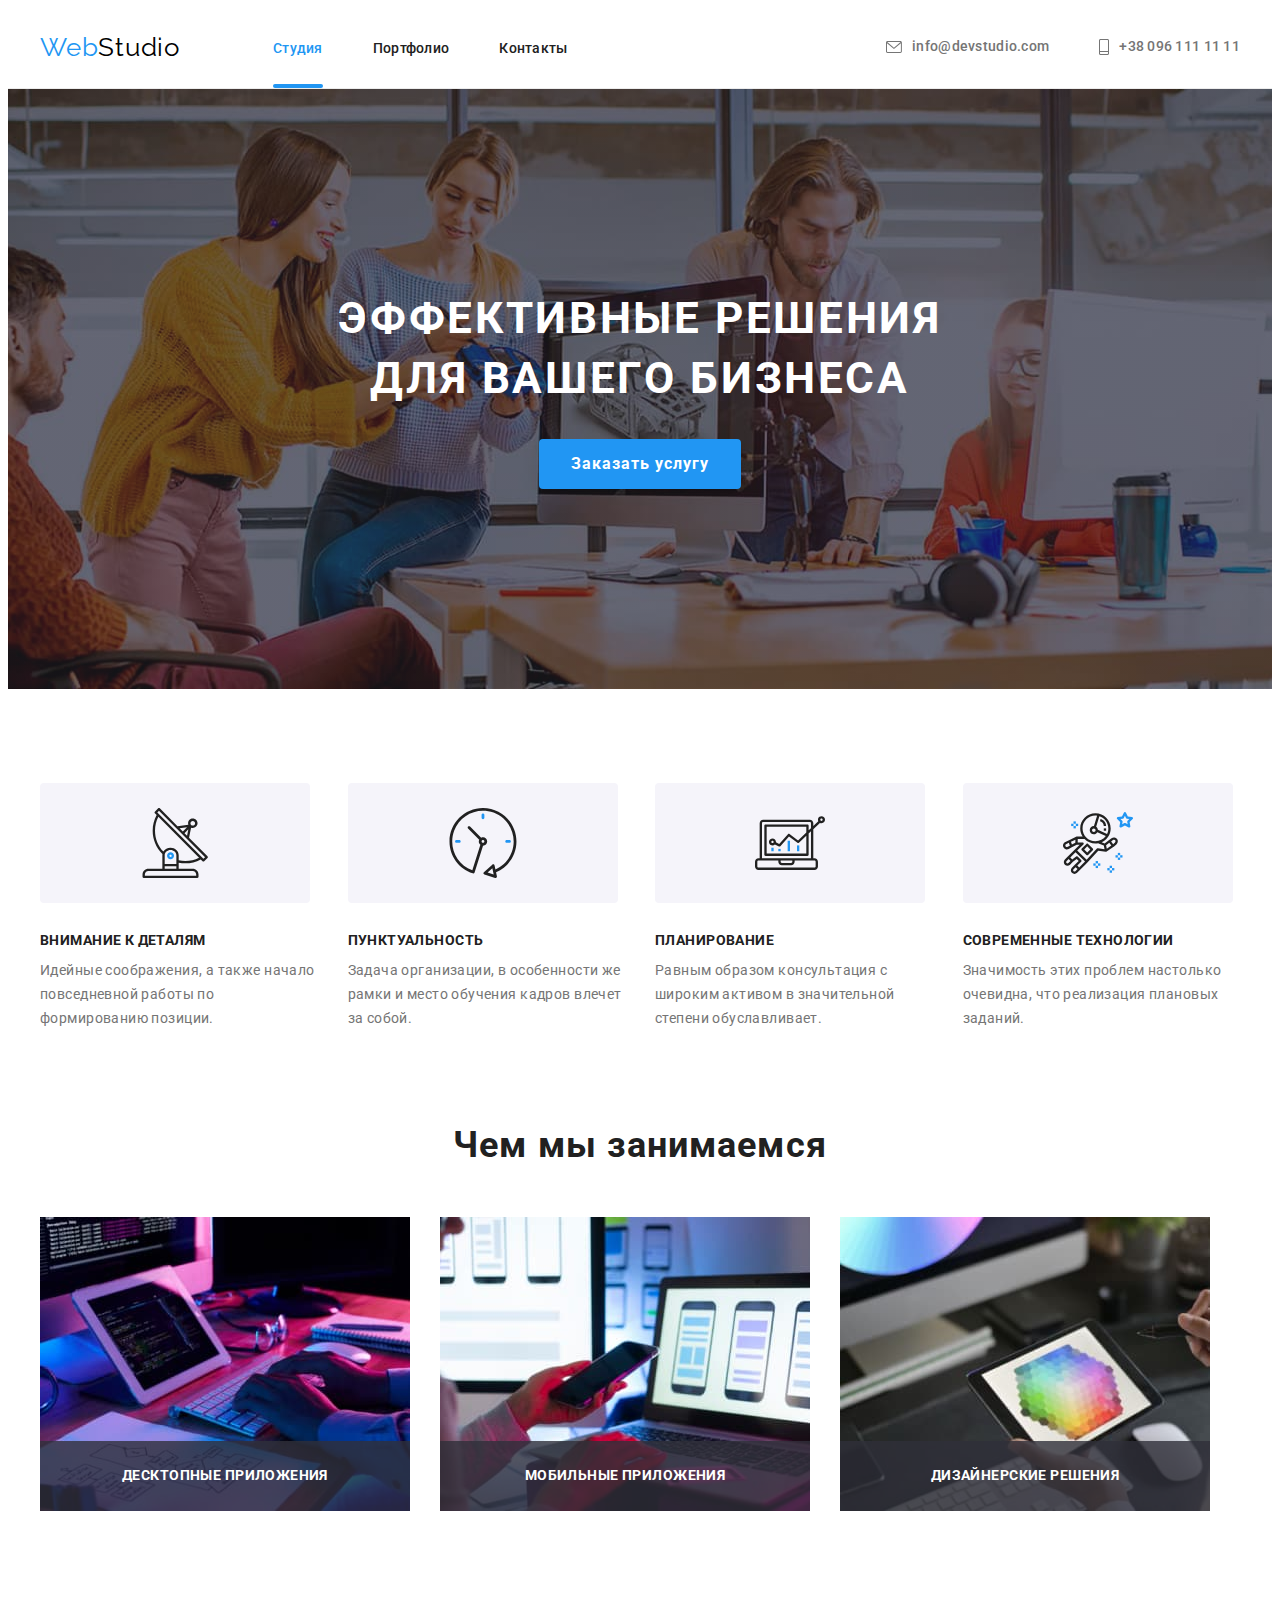
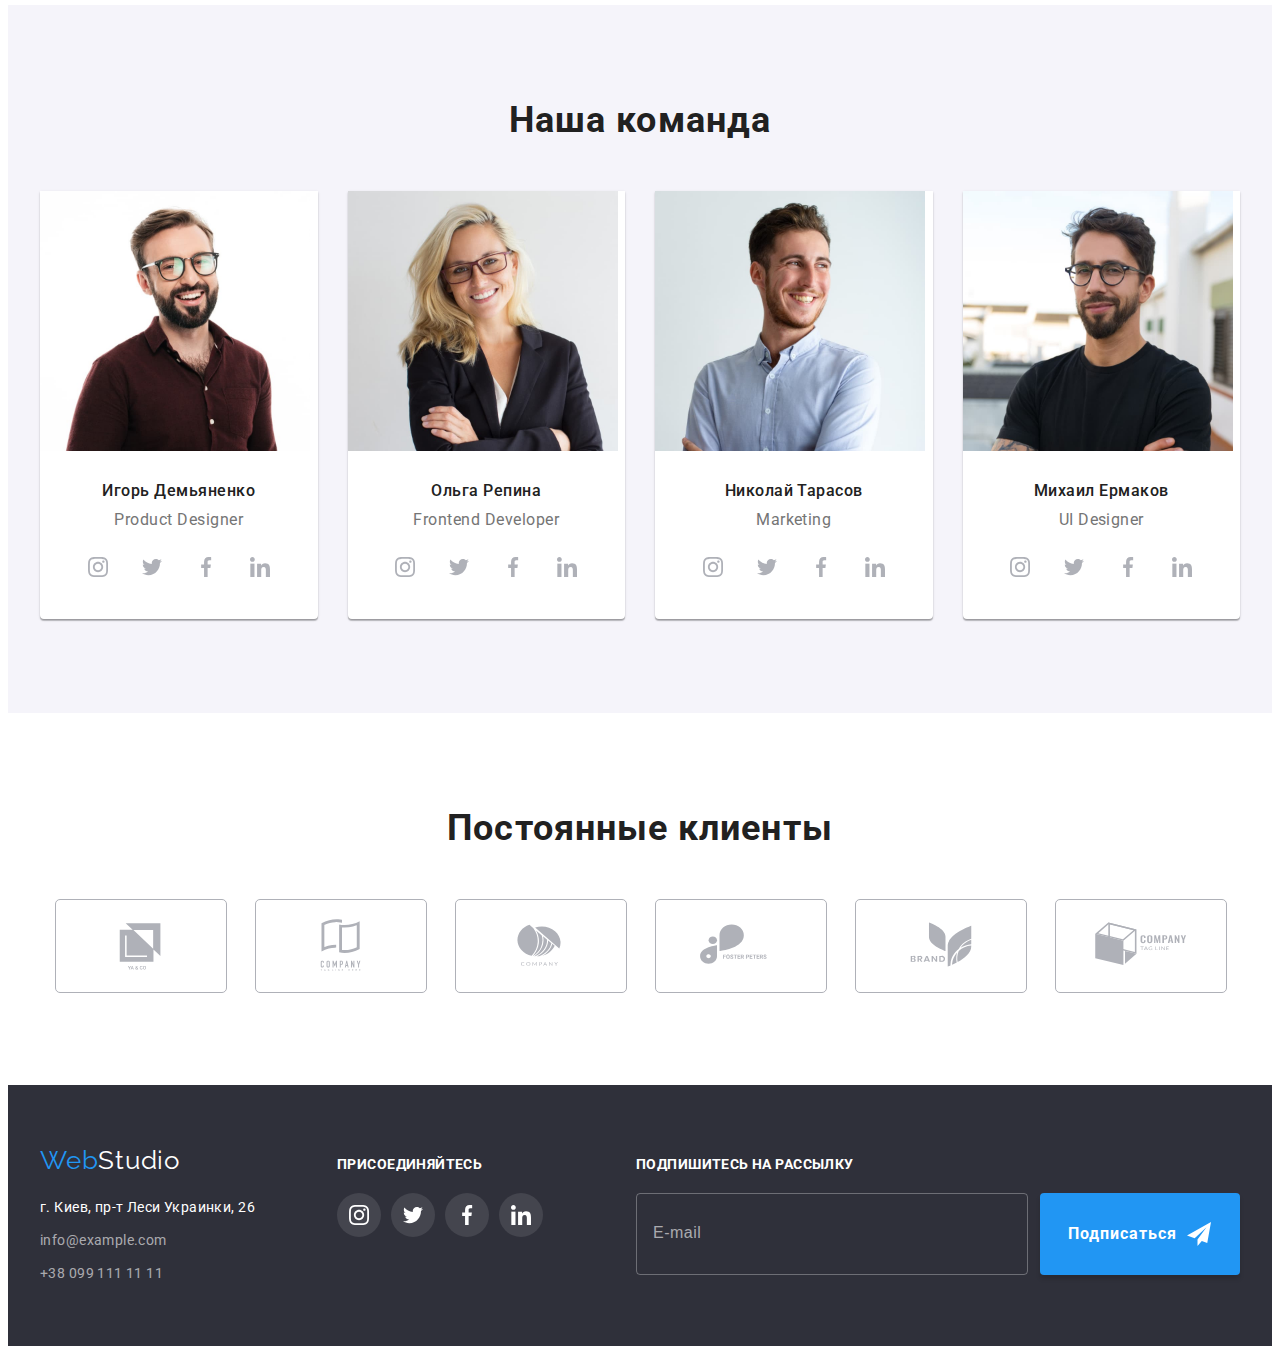
<file: index.html>
<!DOCTYPE html>
<html lang="ru">
<head>
    <meta charset="UTF-8">
    <meta http-equiv="X-UA-Compatible" content="IE=edge">
    <meta name="viewport" content="width=device-width, initial-scale=1.0">
    <title>Студия</title>
    <link rel="preconnect" href="https://fonts.googleapis.com">
    <link rel="preconnect" href="https://fonts.gstatic.com" crossorigin>
    <link href="https://fonts.googleapis.com/css2?family=Raleway:wght@700&family=Roboto:wght@400;500;700;900&display=swap"
        rel="stylesheet">
    <link rel="stylesheet" href="https://cdnjs.cloudflare.com/ajax/libs/modern-normalize/1.1.0/modern-normalize.min.css"
        integrity="sha512-wpPYUAdjBVSE4KJnH1VR1HeZfpl1ub8YT/NKx4PuQ5NmX2tKuGu6U/JRp5y+Y8XG2tV+wKQpNHVUX03MfMFn9Q=="
        crossorigin="anonymous" referrerpolicy="no-referrer" />
    <link rel="stylesheet" href="./css/styles.css">
</head>
<body class="body">
    <!-- HEADER -->
<header class="page-header">
    <div class="container page-header-container">
    <nav class="navigation">
        <a class="logo logo-header link" href="/" lang="en">Web<span class="logo-dark">Studio</span>    
        </a>
        <ul class="menu">
            <li class="menu-item" >
                <a class="menu-link link current" href="">Студия</a>
            </li>
            <li class="menu-item" >
                <a class="menu-link link" href="./portfolio.html">Портфолио</a>
            </li>
            <li class="menu-item" >
                <a class="menu-link link" href="">Контакты</a>
            </li> 
        </ul>
    </nav>
    <ul class="page-header-contacts">
            <li class="header-mail">
                <a class="page-header-mail link" href="mailto:info@devstudio.com">
                    <svg class="header-contacts-icon" width="16px" height="12px">
                    <use href="./images/sprite.svg#icon-envelope"></use>
                    </svg>  
                    info@devstudio.com
                </a>
            </li>
            <li class="header-tel">
                <a class="page-header-tel link" href="tel:+380961111111">
                   <svg class="header-contacts-icon" width="10px" height="16px">
                    <use href="./images/sprite.svg#icon-smartphone"></use>
                    </svg>
                    +38 096 111 11 11
                </a>
            </li>
    </ul>
        </div>
</header>
<main>
        <!-- HERO -->
<section class="hero">
    <div class="container">
        <h1 class="hero-title">Эффективные решения для вашего бизнеса</h1>
            <button class="modal-btn" type="button" data-modal-open>Заказать услугу</button>
    </div>
</section>
        <!-- FEATURES -->
<section class="section">
    <div class="container">
        <h2 class="Invisible-title visually-hidden">Особенности</h2>
    <ul class="features-list">
        <li class="features-list-item">
            <div class="features-icon-container">
                <svg class="features-icon">
                <use href="./images/sprite.svg#icon-antenna"></use>
                </svg>
            </div>
        <h3 class="features-list-item-title section-title">Внимание к деталям
        </h3>
            <p class="features-list-text">Идейные соображения, а также начало повседневной работы по формированию позиции.</p>
        </li>
        <li class="features-list-item">
            <div class="features-icon-container">
                <svg class="features-icon">
                <use href="./images/sprite.svg#icon-clock"></use>
                </svg>
            </div>
        <h3 class="features-list-item-title section-title">Пунктуальность</h3>
            <p class="features-list-text">Задача организации, в особенности же рамки и место обучения кадров влечет за собой.</p>
        </li>
        <li class="features-list-item">
            <div class="features-icon-container">
                <svg class="features-icon">
                <use href="./images/sprite.svg#icon-diagram"></use>
                </svg>
            </div>
        <h3 class="features-list-item-title section-title">Планирование</h3>
            <p class="features-list-text">Равным образом консультация с широким активом в значительной степени обуславливает.</p>
        </li>
        <li class="features-list-item">
            <div class="features-icon-container">
                <svg class="features-icon">
                <use href="./images/sprite.svg#icon-astronaut"></use>
                </svg>
            </div>
        <h3 class="features-list-item-title section-title">Современные технологии</h3>
            <p class="features-list-text">Значимость этих проблем настолько очевидна, что реализация плановых заданий.</p>
        </li>
    </ul>
</div>
</section> 
       <!-- ABOUT-->
<section class="about section">
    <div class="container">
    <h2 class="title">Чем мы занимаемся</h2>
    <ul class="about-list">
            <li class="about-list-item">
                <div class="about-list-img-wrapper">
                    <img class="about-list-img" src="./images/about/about-img-1.jpg" alt="Разработчик пишет код" width="370" height="290">
                    <h2 class="about-list-img-title">Десктопные приложения</h2>
                </div>
            </li>
            <li class="about-list-item">
                <div class="about-list-img-wrapper">
                    <img class="about-list-img" src="./images/about/about-img-2.jpg" alt="Разработчик работает над мобильным приложением" width="370" height="290">
                    <h2 class="about-list-img-title">Мобильные приложения</h2>
                </div>
            </li>
            <li class="about-list-item">
                <div class="about-list-img-wrapper">
                    <img class="about-list-img" src="./images/about/about-img-3.jpg" alt="Дизайнер подбирает цвета" width="370" height="290">
                    <h2 class="about-list-img-title">Дизайнерские решения</h2>
                </div>
            </li>
    </ul>
    </div>
</section>
       <!-- OUR TEAM -->
<section class="employees-section section">
    <div class="container">
        <h2 class="title">Наша команда</h2>
        <ul class="employees-list">
            <li class="employees-card">
                <img class="employees-photo" src="./images/our-team/igor-demyanenko-img-1.jpg"       alt="мужчина улыбается" width="270" height="260">
    <div class="employees-cards-content-wrapper">
        <h3 class="employees-name section-title">Игорь Демьяненко</h3>
            <p class="employees-position" lang="en">Product Designer</p>
        <ul class="social-list">
            <li class="social-list-item">
                <a href="" class="social-list-link link">
                <svg class="social-list-icon" width="20px" height="20px">
                <use href="./images/sprite.svg#icon-instagram"></use>
                </svg>
                </a>
            </li>
            <li class="social-list-item">
                <a href="" class="social-list-link link">
                <svg class="social-list-icon" width="20px" height="20px">
                <use href="./images/sprite.svg#icon-twitter"></use>
                </svg>
                </a>
            </li>
            <li class="social-list-item">
                <a href="" class="social-list-link link">
                <svg class="social-list-icon" width="20px" height="20px">
                <use href="./images/sprite.svg#icon-facebook"></use>
                </svg>
                </a>
            </li>
            <li class="social-list-item">
                <a href="" class="social-list-link link">
                <svg class="social-list-icon" width="20px" height="20px">
                <use href="./images/sprite.svg#icon-linkedin"></use>
                </svg>
                </a>
            </li>
        </ul>
        </div>
            </li>
            <li class="employees-card">
                <img class="employees-photo" src="./images/our-team/olga-repina-img-2.jpg" alt="женщина улыбается" width="270" height="260">
            <div class="employees-cards-content-wrapper">
                <h3 class="employees-name section-title">Ольга Репина</h3>
                <p class="employees-position" lang="en">Frontend Developer</p>
        <ul class="social-list">
            <li class="social-list-item">
                <a href="" class="social-list-link link">
                <svg class="social-list-icon" width="20px" height="20px">
                <use href="./images/sprite.svg#icon-instagram"></use>
                </svg>
                </a>
            </li>
            <li class="social-list-item">
                <a href="" class="social-list-link link">
                <svg class="social-list-icon" width="20px" height="20px">
                <use href="./images/sprite.svg#icon-twitter"></use>
                </svg>
                </a>
            </li>
            <li class="social-list-item">
                <a href="" class="social-list-link link">
                <svg class="social-list-icon" width="20px" height="20px">
                <use href="./images/sprite.svg#icon-facebook"></use>
                </svg>
                </a>
            </li>
            <li class="social-list-item">
                <a href="" class="social-list-link link">
                <svg class="social-list-icon" width="20px" height="20px">
                <use href="./images/sprite.svg#icon-linkedin"></use>
                </svg>
                </a>
            </li>
        </ul>
        </div>
            </li>
            <li class="employees-card">
                <img class="employees-photo" src="./images/our-team/nikolaj-tarasov-img-3.jpg" alt="мужчина улыбается" width="270" height="260">
        <div class="employees-cards-content-wrapper">
                <h3 class="employees-name section-title">Николай Тарасов</h3>
                <p class="employees-position" lang="en">Marketing</p>
        <ul class="social-list">
            <li class="social-list-item">
                <a href="" class="social-list-link link">
                <svg class="social-list-icon" width="20px" height="20px">
                <use href="./images/sprite.svg#icon-instagram"></use>
                </svg>
                </a>
            </li>
            <li class="social-list-item">
                <a href="" class="social-list-link link">
                <svg class="social-list-icon" width="20px" height="20px">
                <use href="./images/sprite.svg#icon-twitter"></use>
                </svg>
                </a>
            </li>
            <li class="social-list-item">
                <a href="" class="social-list-link link">
                <svg class="social-list-icon" width="20px" height="20px">
                <use href="./images/sprite.svg#icon-facebook"></use>
                </svg>
                </a>
            </li>
            <li class="social-list-item">
                <a href="" class="social-list-link link">
                <svg class="social-list-icon" width="20px" height="20px">
                <use href="./images/sprite.svg#icon-linkedin"></use>
                </svg>
                </a>
            </li>
        </ul>
        </div>
            </li>
            <li class="employees-card">
                <img class="employees-photo" src="./images/our-team/mihail-ermakov-img-4.jpg" alt="мужчина улыбается" width="270" height="260">
        <div class="employees-cards-content-wrapper">
                <h3 class="employees-name section-title">Михаил Ермаков</h3>
                <p class="employees-position" lang="en">UI Designer</p>
        <ul class="social-list">
            <li class="social-list-item">
                <a href="" class="social-list-link link">
                <svg class="social-list-icon" width="20px" height="20px">
                <use href="./images/sprite.svg#icon-instagram"></use>
                </svg>
                </a>
            </li>
            <li class="social-list-item">
                <a href="" class="social-list-link link">
                <svg class="social-list-icon" width="20px" height="20px">
                <use href="./images/sprite.svg#icon-twitter"></use>
                </svg>
                </a>
            </li>
            <li class="social-list-item">
                <a href="" class="social-list-link link">
                <svg class="social-list-icon" width="20px" height="20px">
                <use href="./images/sprite.svg#icon-facebook"></use>
                </svg>
                </a>
            </li>
            <li class="social-list-item">
                <a href="" class="social-list-link link">
                <svg class="social-list-icon" width="20px" height="20px">
                <use href="./images/sprite.svg#icon-linkedin"></use>
                </svg>
                </a>
            </li>
        </ul>
        </div>
    </li>
    </ul>
    </div>
</section>
<!-- PERMANENT CLIENTS -->
<section class="section">
        <div class="container">
            <h2 class="title">Постоянные клиенты</h2>
        <ul class="client-list">
            <li class="client-list-item">
                <a href="" class="client-list-link link">
                    <svg class="client-list-icon" width="106px" height="60px">
                        <use href="./images/sprite.svg#icon-first-client"></use>
                    </svg>
                </a>
            </li>
            <li class="client-list-item">
                <a href="" class="client-list-link link">
                    <svg class="client-list-icon" width="106px" height="60px">
                        <use href="./images/sprite.svg#icon-second-client"></use>
                    </svg>
                </a>
            </li>
            <li class="client-list-item">
                <a href="" class="client-list-link link">
                    <svg class="client-list-icon" width="106px" height="60px">
                        <use href="./images/sprite.svg#icon-third-client"></use>
                    </svg>
                </a>
            </li>
            <li class="client-list-item">
                <a href="" class="client-list-link link">
                    <svg class="client-list-icon" width="106px" height="60px">
                        <use href="./images/sprite.svg#icon-fourth-client"></use>
                    </svg>
                </a>
            </li>
            <li class="client-list-item">
                <a href="" class="client-list-link link">
                    <svg class="client-list-icon" width="106px" height="60px">
                        <use href="./images/sprite.svg#icon-fifth-client"></use>
                    </svg>
                </a>
            </li>
            <li class="client-list-item">
                <a href="" class="client-list-link link">
                    <svg class="client-list-icon" width="106px" height="60px">
                        <use href="./images/sprite.svg#icon-sixth-client"></use>
                    </svg>
                </a>
            </li>
        </ul>

    </div>
</section>

</main>
    <!-- FOOTER -->
<footer class="footer">
<div class="container footer-container">
        <div class="left-side">
        <a class="logo link footer-logo" href="/" lang="en">Web<span class="logo-light">Studio</span></a>
        <!-- CONTACT INFORMATION -->
<address class="contact-info">
        <ul class="contact-list">
            <li class="contact-list-item">
                <a class="contact-list-link link map" href="https://goo.gl/maps/mqFkWckFCeggj8cy6" target="_blank" rel="noopener noreferrer">г. Киев, пр-т Леси Украинки, 26</a> 
            </li>
            <li class="contact-list-item">
                <a class="contact-list-link link connection" href="mailto:info@example.com">info@example.com</a>
            </li>
            <li class="contact-list-item">
                <a class="contact-list-link link connection" href="tel:+380991111111">+38 099 111 11 11</a>
            </li>
        </ul>
</address>
        </div>
        <div class="right-side">
            <h2 class="footer-title">присоединяйтесь</h2>
        <ul class="footer-social-list">
            <li class="footer-social-list-item">
                <a href="" class="footer-social-list-link link">
                <svg class="footer-social-list-icon" width="20px" height="20px">
                <use href="./images/sprite.svg#icon-instagram"></use>
                </svg>
                </a>
            </li>
            <li class="footer-social-list-item">
                <a href="" class="footer-social-list-link link">
                <svg class="footer-social-list-icon" width="20px" height="20px">
                <use href="./images/sprite.svg#icon-twitter"></use>
                </svg>
                </a>
            </li>
            <li class="footer-social-list-item">
                <a href="" class="footer-social-list-link link">
                <svg class="footer-social-list-icon" width="20px" height="20px">
                <use href="./images/sprite.svg#icon-facebook"></use>
                </svg>
                </a>
            </li>
            <li class="footer-social-list-item">
                <a href="" class="footer-social-list-link link">
                <svg class="footer-social-list-icon" width="20px" height="20px">
                <use href="./images/sprite.svg#icon-linkedin"></use>
                </svg>
                </a>
            </li>
        </ul>
    </div>
        <div class="subscribe-form-wripper">
            <h2 class="subscribe-title">Подпишитесь на рассылку</h2>
        <form class="subscribe-form">
            <input class="subscribe-form-input"
            type="email"
            name="user_email"
            id="email"
            placeholder="E-mail">
            <button class="subscribe-modal-btn" type="submit">Подписаться
            <svg class="subscribe-form-icon" width="24px" height="24px">
            <use href="./images/sprite.svg#icon-icon-send"></use>
            </svg></button>
        </form>
        </div>
</div>
</footer>
<div class="backdrop is-hidden" data-modal>
    <div class="modal">
        <button type="button" class="modal-close-btn" data-modal-close>
            <svg class="modal-close-btn-icon" width="18px" height="18px">
            <use href="./images/sprite.svg#icon-close-btn"></use>
            </svg>
        </button>
        <form  class="contact-form">
            <p class="modal-form-text">Оставьте свои данные, мы вам перезвоним</p>
            <label class="contact-form-field">
                <span class="contact-form-field-key">Имя</span>
                <span class="contact-form-input-wrapper">
                <input class="contact-form-input" 
                type="text" 
                required 
                name="user_name"
                pattern="[a-zA-Z]*"
                title="Иван Иванов" >
                <svg class="contact-form-icon" width="18px" height="18px">
                    <use href="./images/sprite.svg#icon-person-black"></use>
                </svg>
                </span>
            </label>
            <label class="contact-form-field">
                <span class="contact-form-field-key">Телефон</span>
                <span class="contact-form-input-wrapper">
                <input class="contact-form-input"
                 type="tel" 
                 required 
                 name="user_phone_number" 
                 pattern="[0-9]{3}-[0-9]{3}-[0-9]{2}-[0-9]{2}"
                 title="xxx-xxx-xx-xx">
                <svg class="contact-form-icon" width="18px" height="18px">
                    <use href="./images/sprite.svg#icon-phone-black"></use>
                </svg>
               </span> 
            </label>
            <label class="contact-form-field">
                <span class="contact-form-field-key">Почта</span>
                <span class="contact-form-input-wrapper">
                <input class="contact-form-input" 
                type="email" 
                required 
                name="user_email">
                <svg class="contact-form-icon" width="18px" height="18px">
                    <use href="./images/sprite.svg#icon-email-black"></use>
                </svg>
                </span>
            </label>
            <label class="contact-form-field-comment">
                <span class="contact-form-field-key">Комментарий</span>
                <textarea class="contact-form-comment"
                placeholder="Введите текст"
                name="user_comment"
                ></textarea>
            </label>
            <input type="checkbox" 
            class="contact-form-checkbox visually-hidden" 
            id="checkbox-policy"
            name="user_policy">
            <label for="checkbox-policy" class="contact-form-checkbox-label checkbox-label-text">
                Соглашаюсь с рассылкой и принимаю&nbsp;<a href="" class="modal-form-link">Условия договора</a>
            </label>
            <button type="submit" class="contact-form-button">Отправить</button>
        </form>
    </div>
</div>
<script src="./js/modal.js"></script>
</body>
</html>
</file>
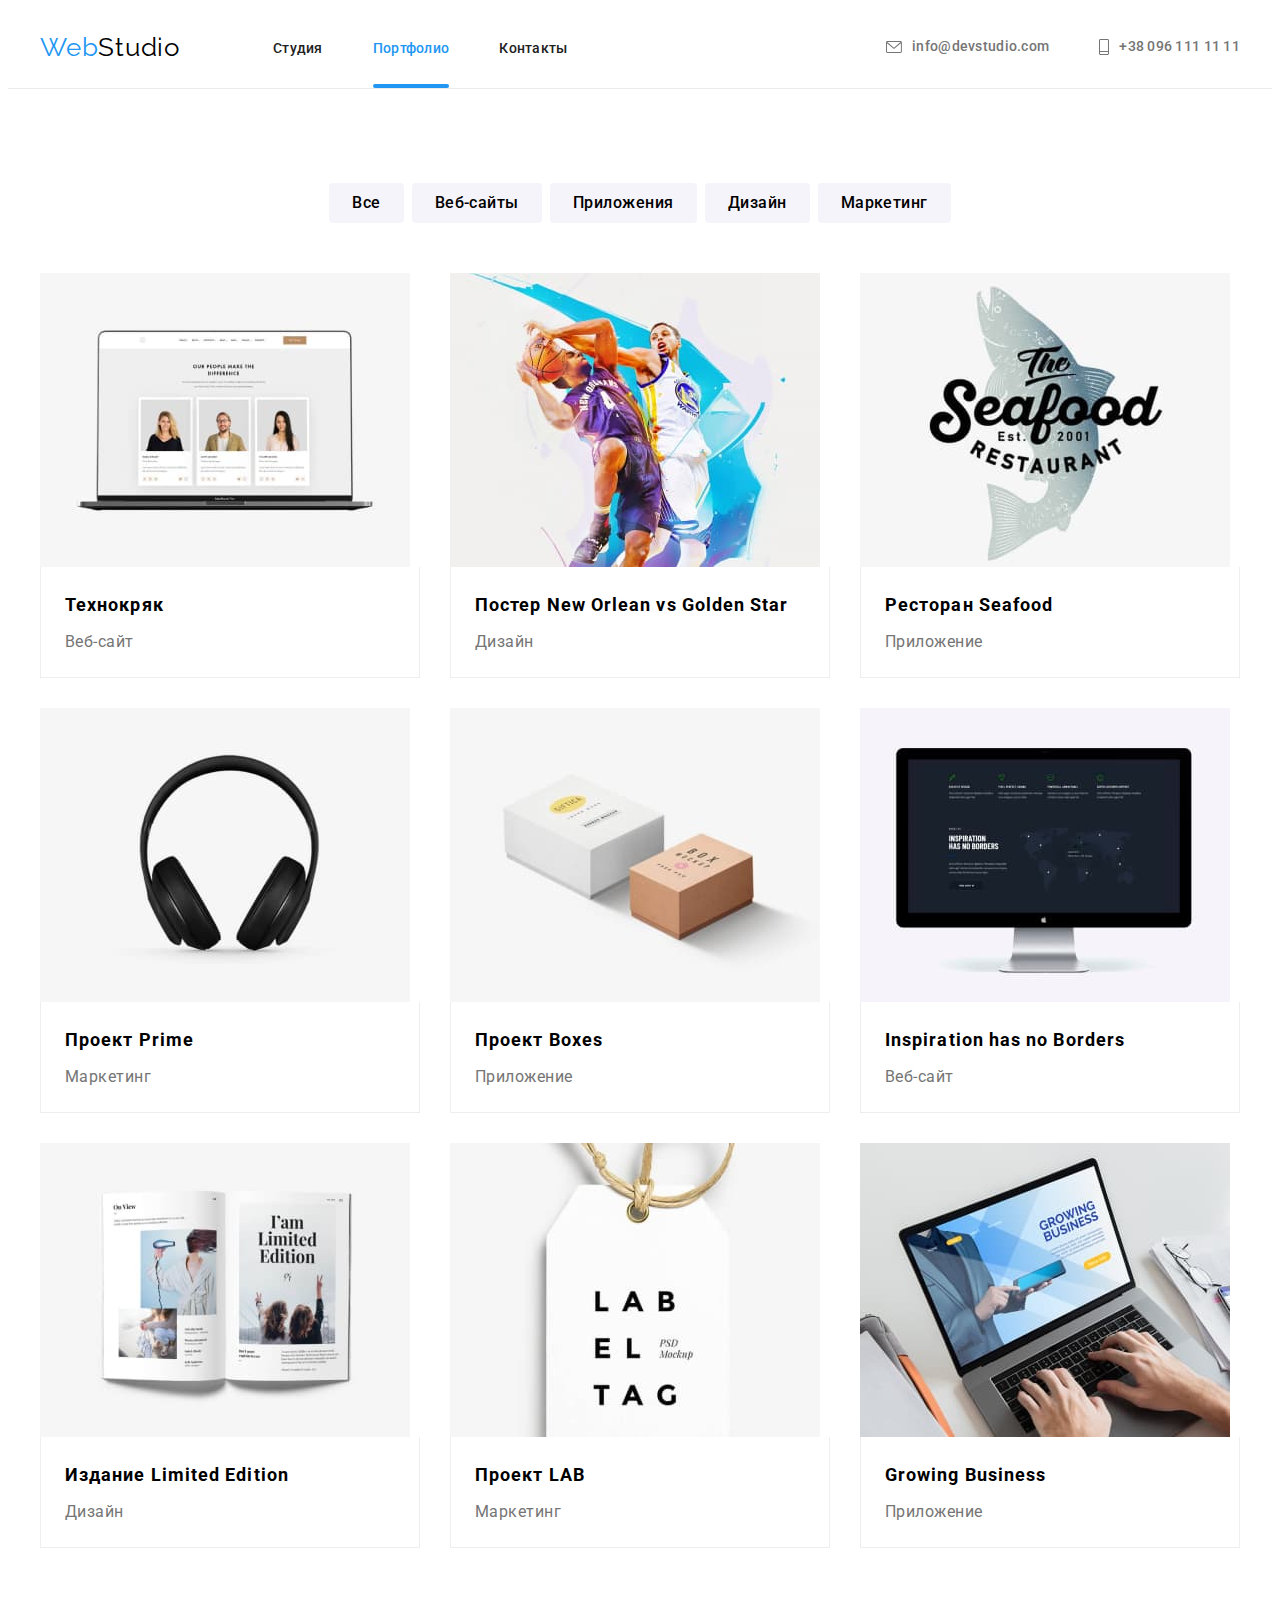
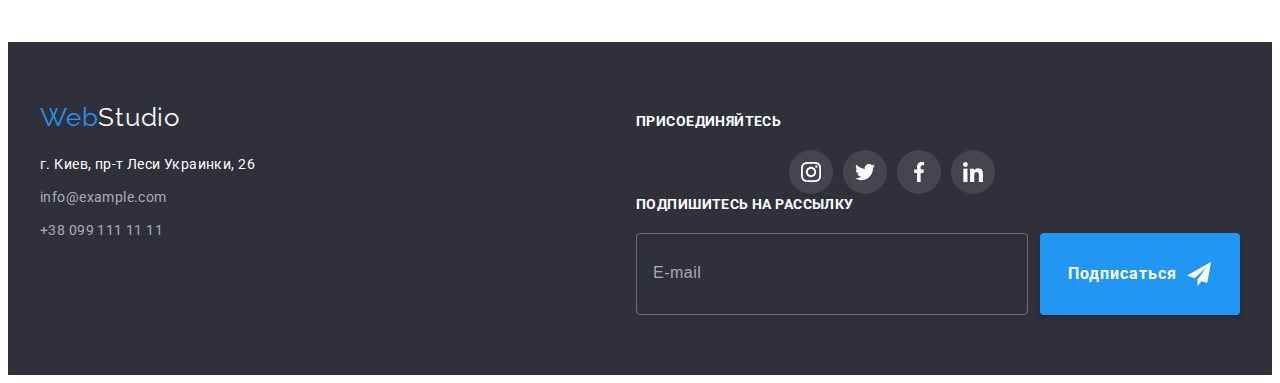
<file: portfolio.html>
<!DOCTYPE html>
<html lang="ru">

<head>
    <meta charset="UTF-8">
    <meta http-equiv="X-UA-Compatible" content="IE=edge">
    <meta name="viewport" content="width=device-width, initial-scale=1.0">
    <title>Портфолио</title>
    <link rel="preconnect" href="https://fonts.googleapis.com">
    <link rel="preconnect" href="https://fonts.gstatic.com" crossorigin>
    <link href="https://fonts.googleapis.com/css2?family=Raleway:wght@700&family=Roboto:wght@400;500;700;900&display=swap"
    rel="stylesheet">
    <link rel="stylesheet" href="https://cdnjs.cloudflare.com/ajax/libs/modern-normalize/1.1.0/modern-normalize.min.css"
        integrity="sha512-wpPYUAdjBVSE4KJnH1VR1HeZfpl1ub8YT/NKx4PuQ5NmX2tKuGu6U/JRp5y+Y8XG2tV+wKQpNHVUX03MfMFn9Q=="
        crossorigin="anonymous" referrerpolicy="no-referrer" />
    <link rel="stylesheet" href="./css/styles.css">
</head>
<body class="body">
    <!-- HEADER -->
<header class="page-header">
    <div class="container page-header-container">
    <nav class="navigation">
        <a class="logo link logo-header" href="/" lang="en">
                Web<span class="logo-dark">Studio</span></a>
        <ul class="menu">
            <li class="menu-item">
                <a class="menu-link link" href="./index.html">Студия</a>
            </li>
            <li class="menu-item">
                <a class="menu-link link current" href="./portfolio.html">Портфолио</a>
            </li>
            <li class="menu-item">
                <a class="menu-link link" href="">Контакты</a>
            </li>
        </ul>
    </nav>
        <ul class="page-header-contacts list">
            <li>
                <a class="page-header-mail link" href="mailto:info@devstudio.com">
                    <svg class="header-contacts-icon" width="16px" height="12px">
                    <use href="./images/sprite.svg#icon-envelope"></use>
                    </svg>
                info@devstudio.com
                </a>
            </li>
            <li class="header-tel">
                <a class="page-header-tel link" href="tel:+380961111111">
                    <svg class="header-contacts-icon" width="10px" height="16px">
                    <use href="./images/sprite.svg#icon-smartphone"></use>
                    </svg>   
                +38 096 111 11 11
                </a>
            </li>
        </ul>
    </div>
</header>
<main>
    <!-- PORTFOLIO -->
    <section class="section">
        <div class="container">
        <h1 class="Invisible-title visually-hidden">Портфолио</h1>
        <ul class="project-btn-list">
            <li class="project-list-item"> <button class="project-modal-btn" type="button">Все</button></li>
            <li class="project-list-item"> <button class="project-modal-btn" type="button">Веб-сайты</button></li>
            <li class="project-list-item"> <button class="project-modal-btn" type="button">Приложения</button></li>
            <li class="project-list-item"> <button class="project-modal-btn" type="button">Дизайн</button></li>
            <li class="project-list-item"> <button class="project-modal-btn" type="button">Маркетинг</button></li>
        </ul>
        <ul class="project-cards-list">
            <li class="cards-list-item">
            <a href="" class="project-cards-link link">
                <div class="project-img-wrapper">
                    <img class="project-img" src="./images/portfolio/technocrack-web.jpg" alt="Ноутбук с веб-сайтом" width="370" height="290" >
                    <p class="project-cards-list-overlay">Ресурс предлагает комплексные предложения с разным уровнем функционала и сервисов. Все это позволит посетителю получить
                    исчерпывающие сведения о компании или частном лице.</p>
                </div>
            <div class="project-cards-content-wrapper">
                <h2 class="project-title">Технокряк</h2>
                <p class="project-text">Веб-сайт</p>
            </div>
            </a>
            </li>
            <li class="cards-list-item">
            <a href="" class="project-cards-link link">
                <div class="project-img-wrapper">
                    <img class="project-img" src="./images/portfolio/poster-new-orlean.jpg" alt="Постер" width="370" height="290" >
                    <p class="project-cards-list-overlay">Ресурс предлагает комплексные предложения с разным уровнем функционала и сервисов. Все это позволит посетителю получить исчерпывающие сведения о компании или частном лице.</p>
                </div>
            <div class="project-cards-content-wrapper">
                <h2 class="project-title">Постер <span lang="en">New Orlean vs Golden Star</span></h2>
                <p class="project-text">Дизайн</p>
            </div>
            </a>
            </li>
            <li class="cards-list-item">
                <a href="" class="project-cards-link link">
                <div class="project-img-wrapper">
                    <img class="project-img" src="./images/portfolio/seafood.jpg" alt="Название ресторана" width="370" height="290" >
                    <p class="project-cards-list-overlay">Ресурс предлагает комплексные предложения с разным уровнем функционала и сервисов. Все это позволит посетителю получить исчерпывающие сведения о компании или частном лице.</p>
                </div>
            <div class="project-cards-content-wrapper">
                <h2 class="project-title">Ресторан <span lang="en">Seafood</span></h2>
                <p class="project-text">Приложение</p>
            </div>
            </a>
            </li>
            <li class="cards-list-item">
                <a href="" class="project-cards-link link">
                <div class="project-img-wrapper">
                    <img class="project-img" src="./images/portfolio/project-prime.jpg" alt="Наушники" width="370" height="290" >
                    <p class="project-cards-list-overlay">Ресурс предлагает комплексные предложения с разным уровнем функционала и сервисов. Все это позволит посетителю получить исчерпывающие сведения о компании или частном лице.</p>
                </div>
            <div class="project-cards-content-wrapper">
                <h2 class="project-title">Проект <span lang="en">Prime</span></h2>
                <p class="project-text">Маркетинг</p>
            </div>
            </a>
            </li>
            <li class="cards-list-item">
                <a href="" class="project-cards-link link">
                <div class="project-img-wrapper">
                    <img class="project-img" src="./images/portfolio/project-boxes.jpg" alt="Две коробки" width="370" height="290" >
                    <p class="project-cards-list-overlay">Ресурс предлагает комплексные предложения с разным уровнем функционала и сервисов. Все это позволит посетителю получить исчерпывающие сведения о компании или частном лице.</p>
                </div>
            <div class="project-cards-content-wrapper">
                <h2 class="project-title">Проект <span lang="en">Boxes</span></h2>
                <p class="project-text">Приложение</p>
            </div>
            </a>
            </li>
            <li class="cards-list-item">
                <a href="" class="project-cards-link link">
                <div class="project-img-wrapper">
                    <img class="project-img" src="./images/portfolio/inspiration-web.jpg" alt="Монитор" width="370" height="290" >
                    <p class="project-cards-list-overlay">Ресурс предлагает комплексные предложения с разным уровнем функционала и сервисов. Все это позволит посетителю получить исчерпывающие сведения о компании или частном лице.</p>
                </div>
            <div class="project-cards-content-wrapper">
                <h2 class="project-title" lang="en">Inspiration has no Borders</h2>
                <p class="project-text">Веб-сайт</p>
            </div>
            </a>
            </li>
            <li class="cards-list-item">
                <a href="" class="project-cards-link link">
                <div class="project-img-wrapper">
                    <img class="project-img" src="./images/portfolio/limited-edition.jpg" alt="Открытая книга" width="370" height="290" >
                    <p class="project-cards-list-overlay">Ресурс предлагает комплексные предложения с разным уровнем функционала и сервисов. Все это позволит посетителю получить исчерпывающие сведения о компании или частном лице.</p>
                </div>
            <div class="project-cards-content-wrapper">
                <h2 class="project-title">Издание <span lang="en">Limited Edition</span></h2>
                <p class="project-text">Дизайн</p>
            </div>
            </a>
            </li>
            <li class="cards-list-item">
                <a href="" class="project-cards-link link">
                <div class="project-img-wrapper">
                    <img class="project-img" src="./images/portfolio/project-lab.jpg" alt="Бирка" width="370" height="290" >
                    <p class="project-cards-list-overlay">Ресурс предлагает комплексные предложения с разным уровнем функционала и сервисов. Все это позволит посетителю получить исчерпывающие сведения о компании или частном лице.</p>
                </div>
            <div class="project-cards-content-wrapper">
                <h2 class="project-title">Проект <span lang="en">LAB</span></h2>
                <p class="project-text">Маркетинг</p>
            </div>
            </a>
            </li>
            <li class="cards-list-item">
                <a href="" class="project-cards-link link">
                <div class="project-img-wrapper">
                    <img class="project-img" src="./images/portfolio/growing-bisness-app.jpg" alt="Печатает на ноутбуке" width="370" height="290" >
                    <p class="project-cards-list-overlay">Ресурс предлагает комплексные предложения с разным уровнем функционала и сервисов. Все это позволит посетителю получить исчерпывающие сведения о компании или частном лице.</p>
                </div>
            <div class="project-cards-content-wrapper">
                <h2 class="project-title" lang="en">Growing Business</h2>
                <p class="project-text">Приложение</p>
            </div>
            </a>
            </li>
        </ul>
    </div>
</section>
</main>
    <!-- FOOTER -->
<footer class="footer">
    <div class="container footer-container">
        <div class="left-side">
        <a class="logo link footer-logo " href="/" lang="en">Web<span class="logo-light">Studio</span></a>
            <!-- CONTACT INFORMATION -->
<address class="contact-info">
        <ul class="contact-list">
            <li class="contact-list-item"> 
                <a class="contact-list-link link map" href="https://goo.gl/maps/mqFkWckFCeggj8cy6" target="_blank" rel="noopener noreferrer">г. Киев,
                        пр-т
                        Леси Украинки, 26</a>
            </li>
            <li class="contact-list-item">
                <a  class="contact-list-link link connection" href="mailto:info@example.com">info@example.com</a>
            </li>
            <li class="contact-list-item">
                <a  class="contact-list-link link connection" href="tel:+380991111111">+38 099 111 11 11</a>
            </li>
        </ul>
</address>
        </div>
        <div class="footer-social-wrapper">
        <div class="right-side">
            <h2 class="footer-title">присоединяйтесь</h2>
        <ul class="footer-social-list">
            <li class="footer-social-list-item">
                <a href="" class="footer-social-list-link">
                <svg class="footer-social-list-icon" width="20px" height="20px">
                <use href="./images/sprite.svg#icon-instagram"></use>
                </svg>
                </a>
            </li>
            <li class="footer-social-list-item">
                <a href="" class="footer-social-list-link">
                <svg class="footer-social-list-icon" width="20px" height="20px">
                <use href="./images/sprite.svg#icon-twitter"></use>
                </svg>
                </a>
            </li>
            <li class="footer-social-list-item">
                <a href="" class="footer-social-list-link">
                <svg class="footer-social-list-icon" width="20px" height="20px">
                <use href="./images/sprite.svg#icon-facebook"></use>
                </svg>
                </a>
            </li>
            <li class="footer-social-list-item">
                <a href="" class="footer-social-list-link">
                <svg class="footer-social-list-icon" width="20px" height="20px">
                <use href="./images/sprite.svg#icon-linkedin"></use>
                </svg>
                </a>
            </li>
        </ul>
        </div>
        <div class="subscribe-form-wripper">
                <h2 class="subscribe-title">Подпишитесь на рассылку</h2>
                <form class="subscribe-form">
                <input class="subscribe-form-input" type="email" name="user_email" id="email" placeholder="E-mail">
                <button class="subscribe-modal-btn" type="submit">Подписаться
                <svg class="subscribe-form-icon" width="24px" height="24px">
                    <use href="./images/sprite.svg#icon-icon-send"></use>
                </svg>
                </button>
            </form>
        </div>
</div>
</div>
</footer>
</body>
</html>
</file>
<file: css/styles.css>
:root{
    --primary-font-family:'Roboto', sans-serif;
    --secondary-font-family:'Raleway', sans-serif;
    --accent-color: #2196F3;
    --primary-text-color: #212121;
    --secondary-text-color: #757575;
    --background-modal-btn-color: #188CE8;
    --background-dark-color: #2F303A;
    --auxiliary-light-color: #FFFFFF;
    --auxiliary-dark-color: #000000;
    --social-icon-color:#AFB1B8;
    --cubic-bezier:cubic-bezier(0.4, 0, 0.2, 1);
}

/*======= COMPONENTS======= */
h1,h2,h3,p{
    margin-top: 0;
    margin-bottom: 0;
}

ul,ol{
    margin-top: 0;
    margin-bottom: 0;
    padding-left: 0;
    list-style: none;
}

img{
    display: block;
    max-width: 100%;
    height: auto;
}

.link{
    text-decoration: none;
}

.body{
    font-family: var(--primary-font-family);
    color:var(--primary-text-color);
}

.container{
    width: 1200px;
    margin-left: auto;
    margin-right: auto;
    padding-right: 15px;
    padding-left: 15px;
}

.section{
    padding-top: 94px;
    padding-bottom: 94px;
}

.section-title{
    font-weight: 500;
    margin-bottom: 10px;
}

.visually-hidden {
    position: absolute;

    width: 1px;
    height: 1px;
    margin: -1px;
    border: 0;
    padding: 0;
    white-space: nowrap;
    clip-path: inset(100%);
    clip: rect(0 0 0 0);
    overflow: hidden;
    }

/*======= /COMPONENTS======= */

/* =======HEADER======== */
.page-header{
    padding-top: 24px;
    padding-bottom: 25px;

    border-bottom: 1px solid #ECECEC;
}

.page-header-container{
    display: flex;
    align-items: center;
    justify-content: space-between;
}

.navigation{
    display: flex;
    align-items: center;
}

.menu{
    display: flex;
    }

.menu-item:not(:last-child){
    margin-right: 50px;
}

.header-tel{
    margin-left: 50px;
}

.logo{
    font-family:var(--secondary-font-family);
    font-size: 26px;
    line-height: 1.19;
    letter-spacing: 0.03em;
    color: var(--accent-color);
}
.logo-dark{
    color: var(--auxiliary-dark-color);
}

.logo-header{
    margin-right: 93px;
}

.menu-link{
    padding-top: 32px;
    padding-bottom: 32px;

    font-weight: 500;
    font-size: 14px;
    line-height: 1.14;
    letter-spacing: 0.02em;

    color: var(--primary-text-color);

    transition: color 250ms var(--cubic-bezier);
}

.menu-link:hover,
.menu-link:focus{
    color: var(--accent-color);
}

.menu-link.current{
    color: var(--accent-color);
}

.current{
    position: relative;

    color: var(--accent-color);

}

.current::after{
    position: absolute;

    display: block;
    width: 100%;
    height: 4px;
    left: 0;
    bottom: 0;

    background-color:var(--accent-color);
    border-radius: 2px;
    content:"";
}

.page-header-contacts{
    display: flex;
    align-items: center;

    font-size: 14px;
    line-height: 1.14;
    letter-spacing: 0.02em;

    color: var(--secondary-text-color);
}

.page-header-mail,
.page-header-tel{ 
    transition: color 250ms var(--cubic-bezier);

    display:flex;
    align-items: center;

    font-weight: 500;

    color:var(--secondary-text-color);
}

.page-header-mail:hover,
.page-header-mail:focus{
    color: var(--accent-color);
}

.page-header-tel:hover,
.page-header-tel:focus{
    color: var(--accent-color);
}

.header-contacts-icon{
    flex-shrink: 0;

    margin-right: 10px;
    fill:var(--secondary-text-color);

    transition: fill 250ms var(--cubic-bezier);
}

.page-header-mail:hover .header-contacts-icon,
.page-header-mail:focus .header-contacts-icon{
    fill: var(--accent-color);
}

.page-header-tel:hover .header-contacts-icon,
.page-header-tel:focus .header-contacts-icon{
    fill:var(--accent-color);
}
/* =======/HEADER======== */

/* ========HERO======== */
.hero{
    padding-top: 200px;
    padding-bottom: 200px;
    margin-left: auto;
    margin-right: auto;

    text-align: center;
    background-color:#C4C4C4;
    background-image: linear-gradient(rgba(47, 48, 58, 0.4), rgba(47, 48, 58, 0.4)),url(../images/hero/bg.jpg);
    background-size: cover;
    background-position:center;
    background-repeat: no-repeat;
    max-width: 1600px;
}

.hero-title{
    width: 696px;
    margin-left: auto;
    margin-right: auto;
    margin-bottom: 30px;

    font-size: 44px;
    line-height: 1.36;
    letter-spacing: 0.06em;
    text-transform: uppercase;
    color: var(--auxiliary-light-color);
}

.modal-btn{
    min-width: 200px;
    border: none;
    border-radius: 4px;
    box-shadow: 0px 4px 4px rgba(0, 0, 0, 0.15);
    padding: 10px 32px;

    font-family: inherit;
    font-weight: 700;
    font-size: 16px;
    line-height: 1.88;
    letter-spacing: 0.06em;
    cursor: pointer;
    color: var(--auxiliary-light-color);
    background-color:var(--accent-color);

    transition: color 250ms var(--cubic-bezier), background-color 250ms var(--cubic-bezier);
}

.modal-btn:hover,
.modal-btn:focus{
    color: var(--auxiliary-light-color);
    background-color: var(--background-modal-btn-color);
}
/* ========/HERO======== */

/* =======FEATURES======= */
.features-icon-container{
    display: flex;
    justify-content: center;
    align-items: center;

    width: 270px;
    height: 120px;
    margin-bottom: 30px;

    background: #F5F4FA;
    border-radius: 4px;
}

.features-icon{
    width: 70px;
    height: 70px;
}

.features-list-item-title{
    font-weight: 700;
    font-size: 14px;
    line-height: 1.14;
    letter-spacing: 0.03em;
    text-transform: uppercase;
}

.features-list-text{
    font-size: 14px;
    line-height: 1.71;
    letter-spacing: 0.03em;
    color: var(--secondary-text-color);
}

.features-list{
    display: flex;
    flex-wrap: wrap;
    margin: -15px;
}

.features-list-item{
    margin: 15px;
}

.features-list-item{
    flex-basis: calc((100% - 120px) / 4);
}

/* .features-list-item:not(:last-child){ */
    /* margin-right: 30px; */

/* =======/FEATURES======= */

/* ========ABOUT======== */
.about{
    padding-top: 0;
}

.about-list{
    display: flex;
    flex-direction: row;
}

.about-list-item{
    flex: basis calc((100% - 60px) / 3);
}

.about-list-item:not(:last-child){
    margin-right: 30px;
}

.about-list-img-wrapper{
    position: relative;

}

.about-list-img-title{
    position: absolute;
    display: flex;
    justify-content: center;
    align-items: center;

    bottom: 0;
    left: 0;
    width: 100%;
    height: 70px;

    font-family:var(--primary-text-color);
    font-weight: 700;
    font-size: 14px;
    line-height: 1.14;
    letter-spacing: 0.03em;
    text-transform: uppercase;
    overflow: auto;
    
    color: var(--auxiliary-light-color);
    background-color: rgba(47, 48, 58, 0.8);
}

.title{
    text-align: center;
    margin-bottom: 50px;
    font-size: 36px;
    line-height: 1.17;
    letter-spacing: 0.03em;
     }
/* ========/ABOUT======== */

/*========OUR TEAM========*/
.employees-section{
    background: #F5F4FA;
}

.employees-list{
    display: flex;
    flex-wrap: wrap;
}

.employees-card{
    box-shadow: 0px 1px 3px rgba(0, 0, 0, 0.12), 0px 1px 1px rgba(0, 0, 0, 0.14), 0px 2px 1px rgba(0, 0, 0, 0.2);
    border-radius: 0px 0px 4px 4px;
}

.employees-card{
    flex-basis: calc((100% - 90px) / 4);
}

.employees-card:not(:last-child){
    margin-right: 30px;
}

/* ЕСЛИ ДОБАВЯТСЯ ЕЩЕ РАБОТНИКИ
.employees-card:not(:nth-child(4n)){
    margin-right: 30px;}
 
.employees-card:not(:nth-last-child(- n + 4)){
    margin-bottom: 30px ;
 } */

.employees-name{
    font-size: 16px;
    line-height: 1.19;
    letter-spacing: 0.03em;
    }

.employees-position{
    margin-bottom: 16px;

    font-weight: 400;
    font-size: 16px;
    line-height: 1.19;
    letter-spacing: 0.03em;
    color: var(--secondary-text-color);
}

.employees-card{
    background-color: var(--auxiliary-light-color);
}

.employees-cards-content-wrapper {
    text-align: center;
    padding-top: 30px;
    padding-bottom: 30px;
}

.social-list{
    display: flex;
    justify-content: center;
}

.social-list-item:not(:last-child){
    margin-right: 10px;
}

.social-list-link{
    display: flex;
    justify-content: center;
    align-items: center;

    width: 44px;
    height: 44px;
    border-radius: 50%;
    background-color: var(--auxiliary-light-color);

    transition: background-color 250ms var(--cubic-bezier);
}

.social-list-link:hover,
.social-list-link:focus{
    background-color:var(--accent-color);
}

.social-list-icon{
    fill:var(--social-icon-color);

    transition: fill 250ms var(--cubic-bezier);
}

.social-list-link:hover .social-list-icon,
.social-list-link:focus .social-list-icon {
    fill: var(--auxiliary-light-color);
}

/*========/OUR TEAM========*/

/* =======PERMANENT CLIENTS=======*/
.client-list{
    display: flex;
    justify-content: center;
}

.client-list-item{
    width: 170px;
    height:92px;
}

.client-list-link{
    display:flex;
    justify-content: center;
    align-items: center;

    width:100%;
    height: 100%;
    border: solid 1px var(--social-icon-color);
    border-radius: 5px;
    color: var(--social-icon-color);

    transition: border-color 250ms var(--cubic-bezier), color 250ms var(--cubic-bezier);
}

.client-list-item:not(:last-child){
    margin-right: 30px;
}
   
.client-list-icon{
    fill:currentColor;
}

.client-list-link:hover,
.client-list-link:focus{
    border-color: var(--accent-color);
    color: var(--accent-color);
}

/* =======/PERMANENT CLIENTS=======*/

    /* =======FOOTER======= */
.footer-container{
    display: flex;
    align-items: baseline;
}

.footer{
    padding-top: 60px;
    padding-bottom: 60px;

    background-color: var(--background-dark-color);
}

.logo-light {
    color: var(--auxiliary-light-color);
}

.footer-logo{
    display: inline-block;
    margin-bottom: 20px;
}

.left-side {
    flex-grow: 1;
    margin-right: 70px;
}

.right-side{
    margin-right: 93px;
}

.contact-list{
    font-weight: 400;
    font-style: normal;
    font-size: 14px;
    line-height: 1.71;
    letter-spacing: 0.03em;
}

.contact-list-link{
    transition: color 250ms var(--cubic-bezier);
}

.contact-list-link:hover,
.contact-list-link:focus{
    color: var(--accent-color);
}

.map{
    color: var(--auxiliary-light-color);
}

.connection{
    color: rgba(255, 255,255, 0.6);
}

.contact-list-item:not(:last-child){
    margin-bottom: 9px;
}

.footer-title,
.subscribe-title{
    font-weight: 700;
    font-size: 14px;
    line-height: 1.14;
    letter-spacing: 0.03em;
    text-transform: uppercase;
    margin-bottom: 20px;
    
    color: var(--auxiliary-light-color);
}


.footer-social-list{
    display: flex;
    justify-content: center;
}

.footer-social-list-item:not(:last-child){
    margin-right: 10px;
}

.footer-social-list-link{
    display: flex;
    justify-content: center;
    align-items: center;

    width: 44px;
    height: 44px;
    border-radius: 50%;
    background-color: rgba(255, 255, 255, 0.1);

    transition: background-color 250ms var(--cubic-bezier);
}

.footer-social-list-link:hover,
.footer-social-list-link:focus{
    background-color:var(--accent-color);
}

.footer-social-list-icon{
    fill:var(--auxiliary-light-color);
}


.subscribe-form{
    display: flex;
    width: 100%;
}

.subscribe-title{
    display: inline-block;
}

.subscribe-form-input{
    width: 358px;
    height: 50px;
    margin-right: 12px;
    padding: 15px 16px;

    border: 1px solid rgba(255, 255, 255, 0.3);
    border-radius: 4px;
    background-color: transparent;
    color: var(--auxiliary-light-color);
    transition: border-color 250ms var(--cubic-bezier);

}

.subscribe-form-input::placeholder{
    font-weight: 400;
    font-size: 16px;
    line-height: 1.25;
    letter-spacing: 0.03em;
    
    color: rgba(255, 255, 255, 0.6);
}

.subscribe-form-input:focus {
    outline: none;
    border-color: var(--accent-color);
}

.subscribe-modal-btn{
    display: inline-flex;
    align-items: center;

    min-width: 200px;
    border: none;
    border-radius: 4px;
    box-shadow: 0px 4px 4px rgba(0, 0, 0, 0.15);
    padding: 10px 28px;
    margin-right: auto;
    
    font-family: inherit;
    font-weight: 700;
    font-size: 16px;
    line-height: 1.88;
    letter-spacing: 0.06em;
    cursor: pointer;

    color: var(--auxiliary-light-color);
    background-color: var(--accent-color);
    
    transition: color 250ms var(--cubic-bezier), background-color 250ms var(--cubic-bezier);
}

.subscribe-form-icon{
    margin-left: 10px;
    fill: var(--auxiliary-light-color);
}

.subscribe-modal-btn:hover,
.subscribe-modal-btn:focus{
    color: var(--auxiliary-light-color);
    background-color: var(--background-modal-btn-color);
}
/* =======/FOOTER======= */

/* =========PORTFOLIO========*/
.project-btn-list{
    display: flex;
    justify-content: center;

    margin-bottom: 50px;
}

.project-list-item:not(:last-child){
    margin-right: 8px;
}

.project-modal-btn{
    border: solid 1px transparent;
    border-radius: 4px;
    padding: 6px 22px;

    font-family: inherit;
    font-size: 16px;
    font-weight: 500;
    line-height: 1.62;
    letter-spacing: 0.03em;
    cursor: pointer;
    color: var(--auxiliary-dark-color);
    background-color:#F5F4FA;

    transition: color 250ms var(--cubic-bezier), background-color 250ms var(--cubic-bezier), box-shadow 250ms var(--cubic-bezier);
    }

.project-modal-btn:hover,
.project-modal-btn:focus{
    color: var(--auxiliary-light-color); 
    background-color: var(--accent-color);
    box-shadow: 0px 3px 1px rgba(0, 0, 0, 0.1), 0px 1px 2px rgba(0, 0, 0, 0.08), 0px 2px 2px rgba(0, 0, 0, 0.12);
    border-radius: 4px;
}

.project-cards-list{
    display: flex;
    flex-wrap: wrap;
}

.cards-list-item{
    flex-basis: calc((100% - 60px) / 3);
}

.cards-list-item:not(:nth-child(3n)){
    margin-right: 30px;
}

.cards-list-item:not(:nth-last-child(-n + 3)){
    margin-bottom: 30px;
}

.project-cards-content-wrapper{
    padding: 20px 24px;
    border: 1px solid #EEEEEE;
    border-top: none;

    background-color: var(--auxiliary-light-color);
}

.project-cards-link{
    display: block;

    transition: transform 250ms var(--cubic-bezier), box-shadow 250ms var(--cubic-bezier);
    background: var(--auxiliary-light-color);
}

.project-cards-link:hover,
.project-cards-link:focus{
    box-shadow: 0px 1px 1px rgba(0, 0, 0, 0.12), 0px 4px 4px rgba(0, 0, 0, 0.06), 1px 4px 6px rgba(0, 0, 0, 0.16);
}

.project-title{
    margin-bottom: 4px;

    font-size: 18px;
    line-height: 2;
    letter-spacing: 0.06em;
    color: var(--auxiliary-dark-color);
    }

.project-text{
    font-size: 16px;
    line-height: 1.88;
    letter-spacing: 0.03em;
    color: var(--secondary-text-color)
}

.project-img-wrapper{
    position: relative;
    overflow: hidden;
}

.project-cards-list-overlay{
    position: absolute;
    top: 0;
    left: 0;

    width: 100%;
    height: 100%;
    padding: 63px 24px;

    font-weight: 400;
    font-size: 18px;
    line-height: 1.56;
    letter-spacing: 0.03em;

    color: var(--auxiliary-light-color);
    background-color: rgba(33, 150, 243, 0.9);

    transform: translateY(100%);
}

.project-cards-link:hover .project-cards-list-overlay,
.project-cards-link:focus .project-cards-list-overlay{
    transform: translateY(0%);
}
/* =========/PORTFOLIO========*/

/* =========BACKDROP========*/
.backdrop{
    position: fixed;
    top: 0;
    left: 0;
    width: 100%;
    height: 100%;

    background-color: rgba(0, 0, 0, 0.2);

    transition: opacity 250ms var(--cubic-bezier), visibility 250ms var(--cubic-bezier);
}

.backdrop.is-hidden{
    opacity: 0;
    visibility: hidden;
    pointer-events: none;
}

.modal{
    position: absolute;
    top: 50%;
    left: 50%;
    transform: translate(-50%, -50%);

    width: 528px;
    height: 581px;
    padding: 40px;

    background-color: var(--auxiliary-light-color);
}

.modal-close-btn{
    position: absolute;
    top: 8px;
    right: 8px;

    display: flex;
    justify-content: center;
    align-items: center;

    width: 30px;
    height: 30px;
    padding: 0;
    border: 1px solid rgba(0, 0, 0, 0.1);
    border-radius: 50%;

    background-color: transparent;
    cursor: pointer;
    transition: fill 250ms var(--cubic-bezier);
}

.modal-close-btn:hover,
.modal-close-btn:focus{
    fill: var(--accent-color);
}
/* =========/BACKDROP========*/

/*=========== MODAL FORM====== */
.modal-form-text{
    font-weight: 700;
    font-size: 20px;
    line-height: 1.15;
    letter-spacing: 0.03em;

    margin-bottom: 12px;
}

.contact-form{
    display: flex;
    flex-direction: column;
}

.contact-form-input{
    width: 100%;
    height: 40px;

    padding-left: 42px;
    border: 1px solid rgba(33, 33, 33, 0.2);
    border-radius: 4px;
    transition: border-color 250ms var(--cubic-bezier);
}

.contact-form-input:focus{
    outline: none;
    border-color: var(--accent-color);
}

.contact-form-field{
    margin-bottom: 10px;
}

.contact-form-field-comment{
    margin-bottom: 20px;
}

.contact-form-field-key{
    display: block;
    
    margin-bottom: 4px;
    font-weight: 400;
    font-size: 12px;
    line-height: 1.17;
    letter-spacing: 0.01em;

    color: var(--secondary-text-color);
}

.contact-form-input-wrapper{
    position: relative;
    display: block;

}

.contact-form-icon{
    position: absolute;
    top: 50%;
    left: 12px;
    transform: translateY(-50%);
    transition: fill 250ms var(--cubic-bezier);

}

.contact-form-input:focus + .contact-form-icon{
    fill: var(--accent-color);
}

.contact-form-comment{
    display: block;
    width: 100%;
    height: 120px;

    border: 1px solid rgba(33, 33, 33, 0.2);
    border-radius: 4px;
    resize: none;
    padding: 12px 16px;
    transition: border-color 250ms var(--cubic-bezier);
}

.contact-form-comment:focus{
    outline: none;
    border-color: var(--accent-color);
}

.contact-form-comment::placeholder{
        font-weight: 400;
        font-size: 14px;
        line-height: 1,14;
        letter-spacing: 0.01em;
    
        color: rgba(117, 117, 117, 0.5);
}

.contact-form-checkbox-label::before{
    display: block;

    width: 16px;
    height: 15px;

    border: 2px solid var(--primary-text-color);
    border-radius: 2px;
    content: "";
    cursor: pointer;
    margin-right: 10px;
}

.contact-form-checkbox:checked + .contact-form-checkbox-label::before{
    background-position: center;
    background-size: contain;
    background-color: var(--accent-color);
    border-color: var(--accent-color);
    background-image: url("../images/checkbox-icon/chekbox-icon.svg");
}

.contact-form-checkbox:focus + .contact-form-checkbox-label::before{
    border-color: var(--accent-color);
}

.contact-form-checkbox-label{
    display: flex;
    justify-content: center;
    align-items: center;

    margin-bottom: 30px;
}

.checkbox-label-text{
    font-weight: 400;
    font-size: 14px;
    line-height: 1.71;
    letter-spacing: 0.03em;
    
    color: var(--secondary-text-color);
}

.modal-form-link{
    color: var(--accent-color);
}

.contact-form-button{
    align-self: center;

    min-width: 200px;
    border: none;
    border-radius: 4px;
    box-shadow: 0px 4px 4px rgba(0, 0, 0, 0.15);
    padding: 10px 32px;
        
    font-family: inherit;
    font-weight: 700;
    font-size: 16px;
    line-height: 1.88;
    letter-spacing: 0.06em;
    cursor: pointer;
    color: var(--auxiliary-light-color);
    background-color: var(--accent-color);
        
    transition: color 250ms var(--cubic-bezier), background-color 250ms var(--cubic-bezier);
}

.contact-form-button:hover,
.contact-form-button:focus {
    color: var(--auxiliary-light-color);
    background-color: var(--background-modal-btn-color);
}
/*===========/MODAL FORM====== */
</file>
